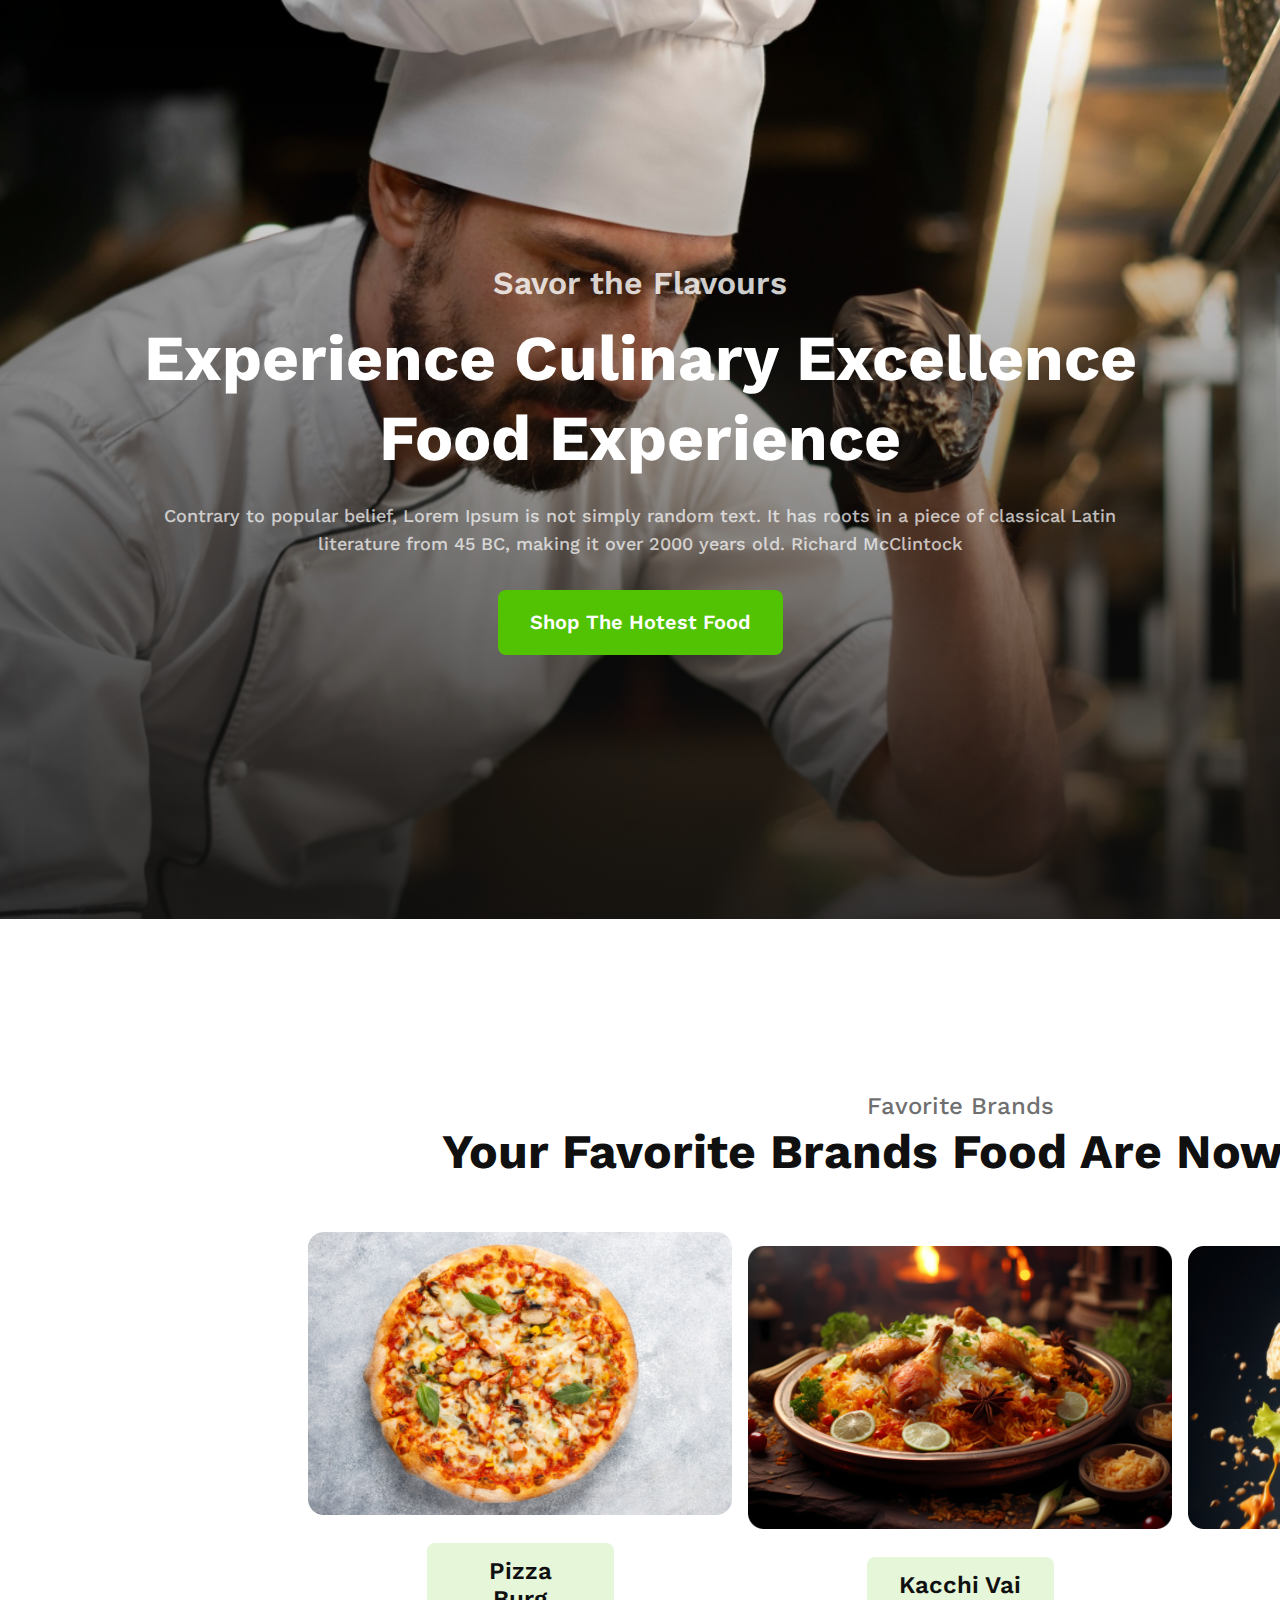
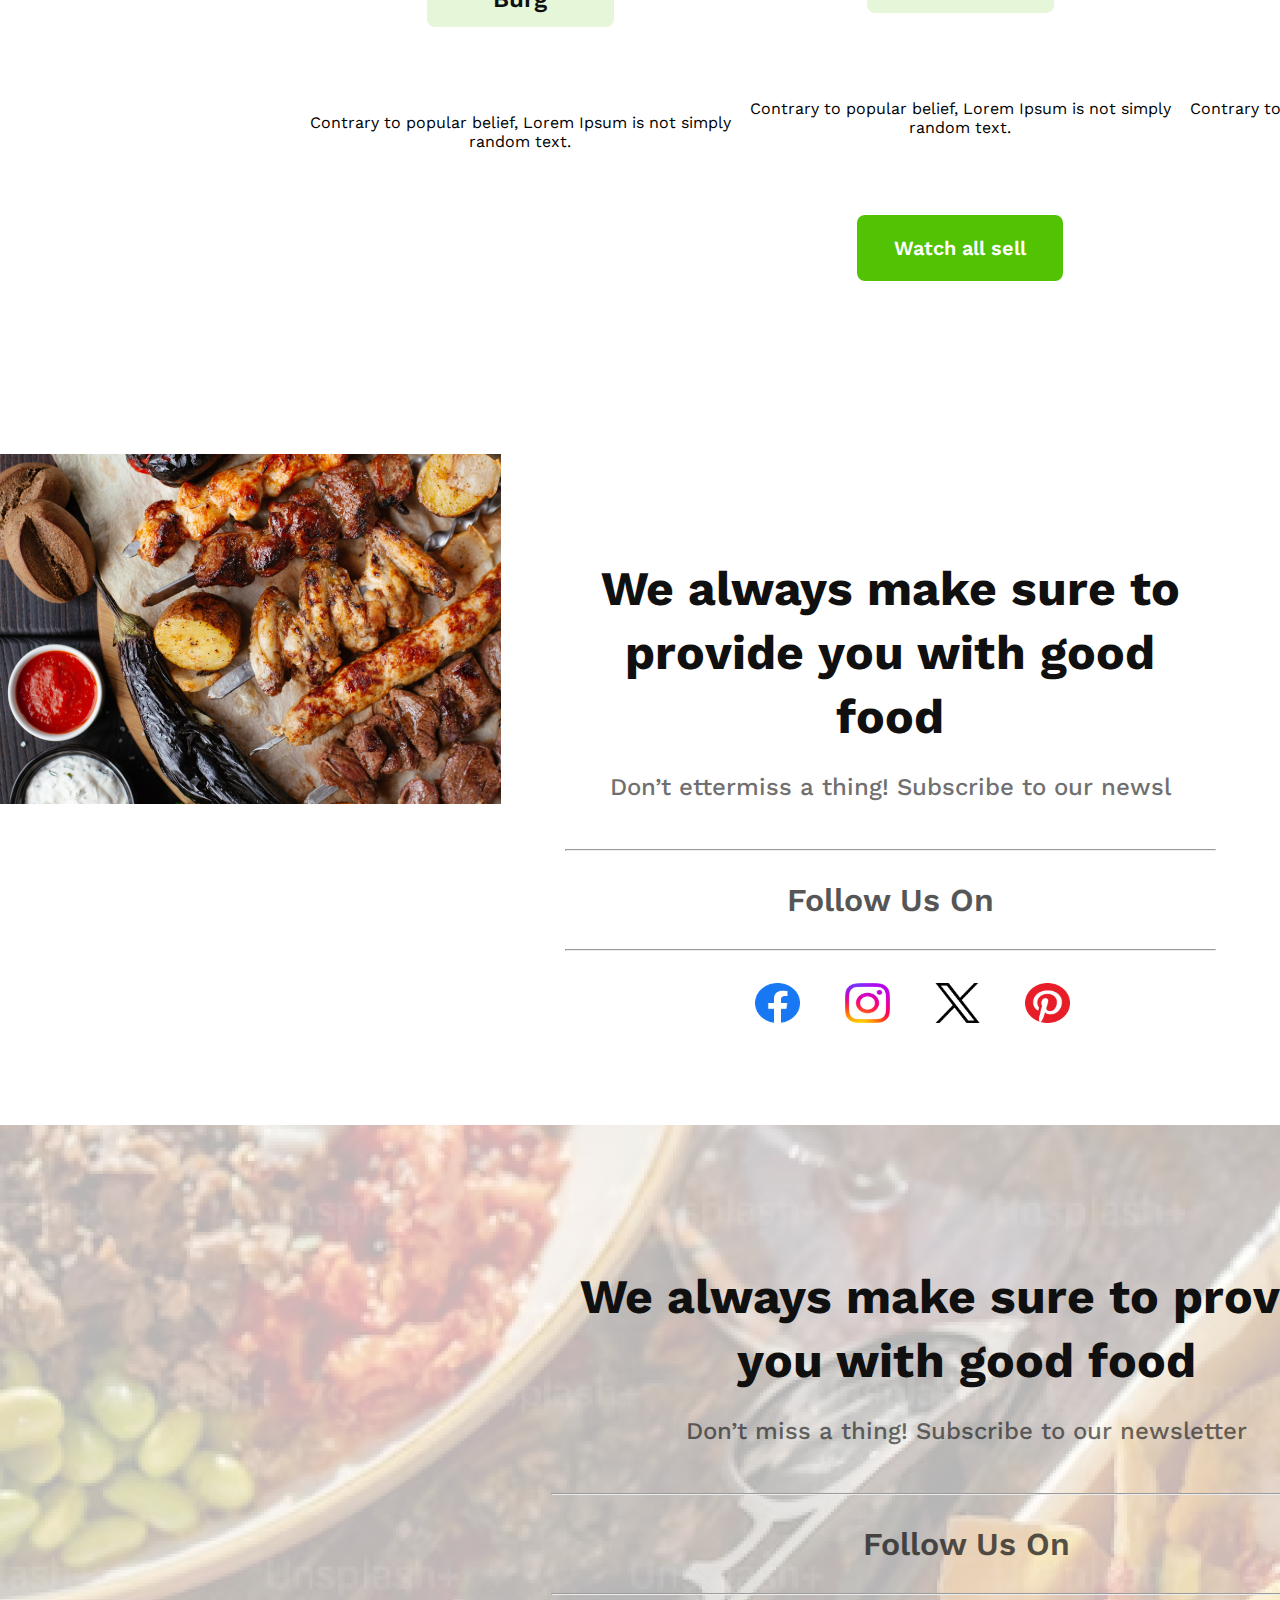
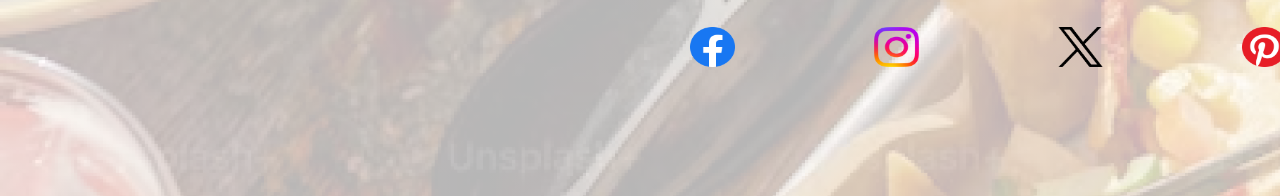
<file: index.html>
<!DOCTYPE html>
<html lang="en">
<head>
    <meta charset="UTF-8">
    <meta name="viewport" content="width=device-width, initial-scale=1.0">
    <title>Food Restaturant</title>
    <link rel="stylesheet" href="styles/style.css">
</head> 
<body>
    <section id="hero">
        <div class="hero-content">
            <p class="subtitle">Savor the Flavours</p>
            <h1 class="title">Experience Culinary Excellence Food Experience</h1>
            <p class="description">Contrary to popular belief, Lorem Ipsum is not simply random text. It has roots in a piece of classical Latin literature from 45 BC, making it over 2000 years old. Richard McClintock</p>
            <div class="btn-container">
                <button class="btn">Shop The Hotest Food</button>
            </div>
            
        </div>
    </section>
    
    <section id="card-box">
        <div class="container">
            <div class="info">
                <p class="subtitle">Favorite Brands</p>
                <h1 class="title">
                    Your Favorite Brands Food Are Now On Sale
                </h1>
            </div>
            
            <div class="card-container">
                <div class="card">
                    <div class="image-box">
                        <img src="./assets/pizza.png" alt="">
                    </div>
                    <div class="shop">
                        <span>Pizza Burg</span>    
                    </div>            
                    <div>
                        <h1>Up To 50% Off</h1>
                        <p>Contrary to popular belief, Lorem Ipsum is not simply random text. </p>
                    </div>
                </div>

                <div class="card">
                    <div class="image-box">
                        <img src="./assets/biriyani.png" alt="">
                    </div>
                    <div class="shop">
                        <span>Kacchi Vai</span>    
                    </div>            
                    <div>
                        <h1>Up To 50% Off</h1>
                        <p>Contrary to popular belief, Lorem Ipsum is not simply random text. </p>
                    </div>
                </div>
                <div class="card">
                    <div class="image-box">
                        <img src="./assets/burger.png" alt="">
                    </div>
                    <div class="shop">
                        <span>BurgerHub</span>    
                    </div>            
                    <div>
                        <h1>Up To 50% Off</h1>
                        <p>Contrary to popular belief, Lorem Ipsum is not simply random text. </p>
                    </div>
                </div>
                
            </div>
            <div class="anchor"><a href="">Watch all sell</a></div>
        </div>
    </section>



    <!-- about section start -->


    <section class="about-us">
        <div class="about-image">
            <img src="./assets/foods.png" alt="">
        </div>

        <div class="about-container">
            <h1 class="title">We always make sure to provide you with good food</h1>
            <p class="subtitle">Don’t ettermiss a thing! Subscribe to our newsl
            </p>
            <hr class="hr">
            <p class="follow-us">Follow Us On</p>
            <hr class="hr">
            <div class="icon">
                <img src="./assets/icon/facebook.png" alt="">
                <img src="./assets/icon/instragram.png" alt="">
                <img src="./assets/icon/twitter.png" alt="">
                <img src="./assets/icon/pinterest.png" alt="">
            </div>
        </div>
    </section>
    
    

     <!-- about section ends here -->

     <section id="social">
        <div class="container">
            <h1>We always make sure to provide you with good food</h1>
            <p class="p1">Don’t miss a thing! Subscribe to our newsletter</p>
            <hr class="hr">
            <p class="p2">Follow Us On</p>
            <hr class="hr">
            <div class="icon">
                <img src="./assets/icon/facebook.png" alt="">
                <img src="./assets/icon/instragram.png" alt="">
                <img src="./assets/icon/twitter.png" alt="">
                <img src="./assets/icon/pinterest.png" alt="">
            </div>
        </div>
     </section>
</body>
</html>
</file>
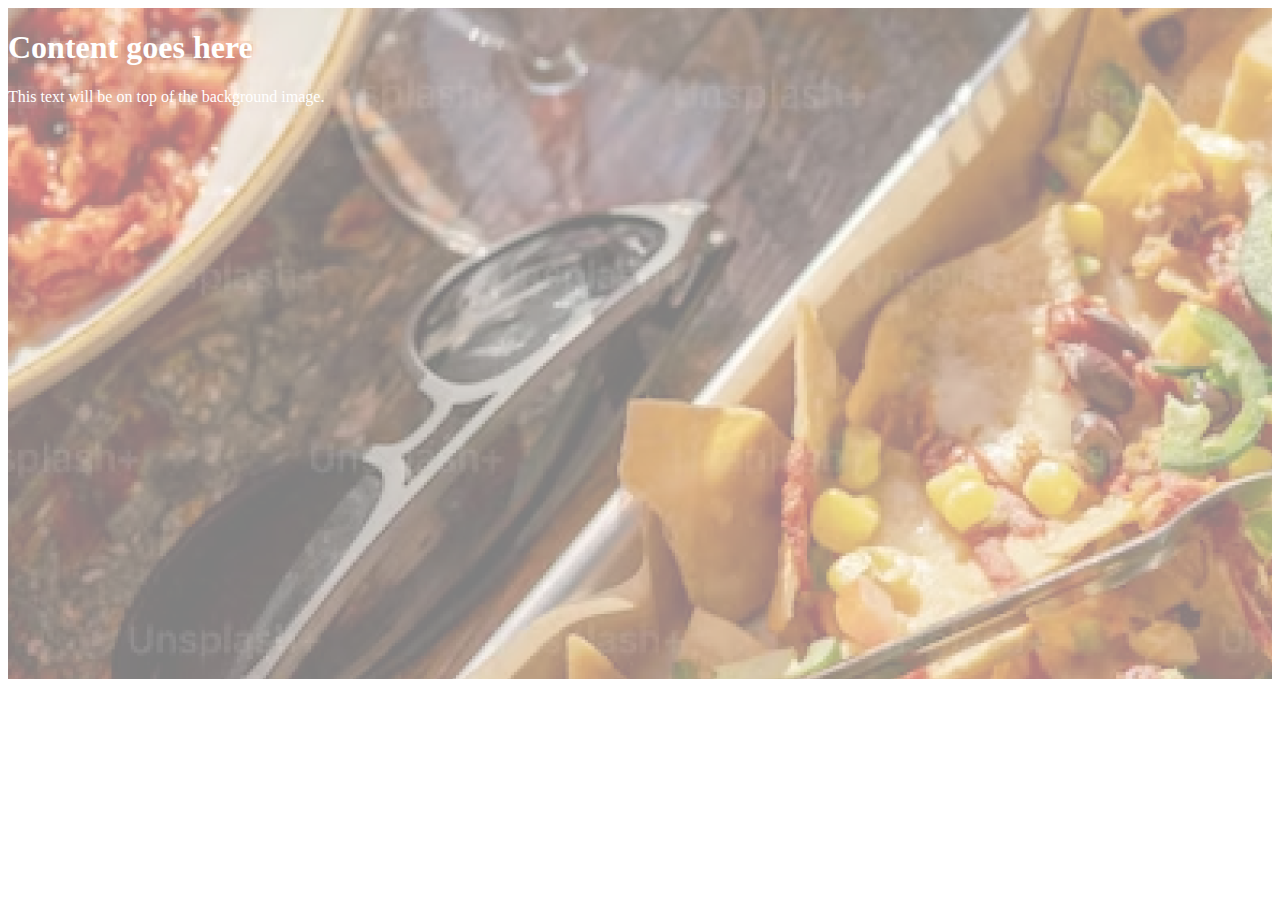
<file: p.html>
<!DOCTYPE html>
<html lang="en">
<head>
    <meta charset="UTF-8">
    <meta name="viewport" content="width=device-width, initial-scale=1.0">
    <title>Background Image Opacity</title>
    <style>
        #social {
            height: 671px;
            position: relative;
            color: white;
            overflow: hidden;
        }

        #social::before {
            content: '';
            position: absolute;
            top: 0;
            left: 0;
            width: 100%;
            height: 100%;
            background-image: url('./assets/social-bg.png'); /* Replace with your image URL */
            background-size: cover;
            background-position: center;
            opacity: 0.5;
            z-index: -1;
        }
    </style>
</head>
<body>
    <div id="social">
        <h1>Content goes here</h1>
        <p>This text will be on top of the background image.</p>
    </div>
</body>
</html>
</file>
<file: styles/style.css>
@import url('https://fonts.googleapis.com/css2?family=Work+Sans:ital,wght@0,100..900;1,100..900&display=swap');
/* font-family: "Work Sans", sans-serif; */
*{
    margin: 0;
    padding: 0;
}
#hero{
     height: 919px;
     background-image: linear-gradient(0deg, rgb(16, 16, 16) -19.5%,rgba(16, 16, 16, 0) 100%), url(../assets/hero-bg.png);
     background-repeat: no-repeat;
     background-size: cover;
     background-position: center;
     display: flex;
     justify-content: center;
     align-items: center;
     
}
#hero .hero-content{
    width: 1023px;

}
#hero .hero-content .subtitle{
    color: rgb(255, 255, 255);
    font-family: Work Sans;
    font-size: 32px;
    font-weight: 600;
    line-height: 38px;
    letter-spacing: 0%;
    text-align: center;
    opacity: 0.8;
    margin-bottom: 16px;

}
#hero .hero-content .title{
    color: rgb(255, 255, 255);
    font-family: Work Sans;
    font-size: 64px;
    font-weight: 700;
    line-height: 80px;
    letter-spacing: 0%;
    text-align: center;
    margin-bottom: 24px;
}
#hero .hero-content .description{
    color: rgb(255, 255, 255);
    font-family: Work Sans;
    font-size: 18px;
    font-weight: 500;
    line-height: 28px;
    letter-spacing: 0%;
    text-align: center;
    opacity: 0.7;
    margin-bottom: 32px;


}
.btn-container{
    text-align: center;
}
.btn{
    border-radius: 8px;
    background: rgb(82, 195, 3);
    padding: 21px 32px 21px 32px;
    color: rgb(255, 255, 255);
    font-family: Work Sans;
    font-size: 20px;
    font-weight: 600;
    line-height: 23px;
    letter-spacing: 0%;
    text-align: center;
    border: none;
    cursor: pointer;
}
#card-box{
    width: 1320px;
    margin: 173px 300px;
}
#card-box .info{
}
#card-box .subtitle{
    color: rgb(16, 16, 16);
    font-family: Work Sans;
    font-size: 24px;
    font-weight: 500;
    line-height: 28px;
    letter-spacing: 0%;
    text-align: center;
    opacity: 0.6;

}
#card-box .title{
    color: rgb(16, 16, 16);
    font-family: Work Sans;
    font-size: 48px;
    font-weight: 700;
    line-height: 64px;
    letter-spacing: 0%;
    text-align: center;
}
#card-box .card-container{
    margin-top: 48px;
}
/* .card-container .card{
    max-width: 424px;
    display: flex;
    flex-direction: column;
    gap: 24px;
    justify-content: center;
    align-items: center;
} */
.card h1{
    margin-bottom: 24px;
}
.card-container .card{
    max-width: 424px;
    display: flex;
    flex-direction: column;
    justify-content: center;
    text-align: center;
    gap: 24px;

}
.card .image-box{
    width: 424px;
}
.card .image-box img{
    width: 100%;
}

.card-container{
    display: flex;
    justify-content: space-around;
    font-family: Work Sans;
}
.card .shop{
    margin: 0 118.5px;
    border-radius: 8px;
    background: rgba(82, 195, 3, 0.15);
    padding: 14px 32px 14px 32px;
    color: rgb(16, 16, 16);
    font-size: 24px;
    font-weight: 600;
    line-height: 28px;
    letter-spacing: 0%;
    text-align: center;
    cursor: pointer;

}
.anchor{
    margin: 64px 557px 0 557px;
    border-radius: 8px;
    background: rgb(82, 195, 3);
    text-align: center; 
    padding: 21px 32px;
    font-family: Work Sans;
    font-size: 20px;
    font-weight: 600;
}
a{
    text-decoration: none;
    color: rgb(255, 255, 255);
}



/* about section */

.about-us{
    display: flex;
    height: 671px;
}
.about-image{
    width: 50%;
}
.about-image img{
    width: 100%;
}
.about-container{
    display: flex;
    flex-direction: column;
    justify-content: center;
    align-items: center;
    width: 830px;
    height: 400px;
    margin: 136px 65px ;
}



.icon{
    display: flex;
    justify-content: space-evenly;
    cursor: pointer;
}
.icon img{
    width: 45px;
    height: 40px;
    margin-left: 45px;
    margin-top: 32px;
}
.about-container .title{
    color: rgb(16, 16, 16);
    font-family: Work Sans;
    font-size: 48px;
    font-weight: 700;
    line-height: 64px;
    letter-spacing: 0%;
    text-align: center;
    margin: 0 12.5px;
}
.about-container .subtitle{
    margin-top: 24px;
    margin-bottom: 48px;
    color: rgb(16, 16, 16);
    font-family: Work Sans;
    font-size: 24px;
    font-weight: 500;
    line-height: 28px;
    letter-spacing: 0%;
    text-align: left;
    opacity: 0.6;
}
.about-container .follow-us{
    padding: 30px 0;
    opacity: 0.7;
    color: rgb(16, 16, 16);
    font-family: Work Sans;
    font-size: 32px;
    font-weight: 600;
    line-height: 38px;
    letter-spacing: 0%;
    text-align: center;
}


/* social section start */

#social{
    height: 671px;
    background-image: linear-gradient(360deg,rgba(255, 255, 255, 0.712),rgba(255, 255, 255, 0.712)), url(../assets/social-bg.png);
}
.container h1 {
    color: white;
}
#social .container{
    width: 830px;
    height: 400px;
    margin: 0 551px;
}
#social .container h1{
    color: rgb(16, 16, 16);
    font-family: Work Sans;
    font-size: 48px;
    font-weight: 700;
    line-height: 64px;
    letter-spacing: 0%;
    text-align: center;
    padding-top: 140px;
    padding-bottom: 24px;
}
#social .container .p1{
    color: rgb(16, 16, 16);
    font-family: Work Sans;
    font-size: 24px;
    font-weight: 500;
    line-height: 28px;
    letter-spacing: 0%;
    text-align: center;
    opacity: 0.6;
    margin-bottom: 48px;
}
#social .container .p2{
    color: rgb(16, 16, 16);
    font-family: Work Sans;
    font-size: 32px;
    font-weight: 600;
    line-height: 38px;
    letter-spacing: 0%;
    text-align: center;
    opacity: 0.7;
    padding: 30px 0;

}

.hr{
    width: 100%;
    color: rgba(165, 162, 162, 0.212);
}
</file>
